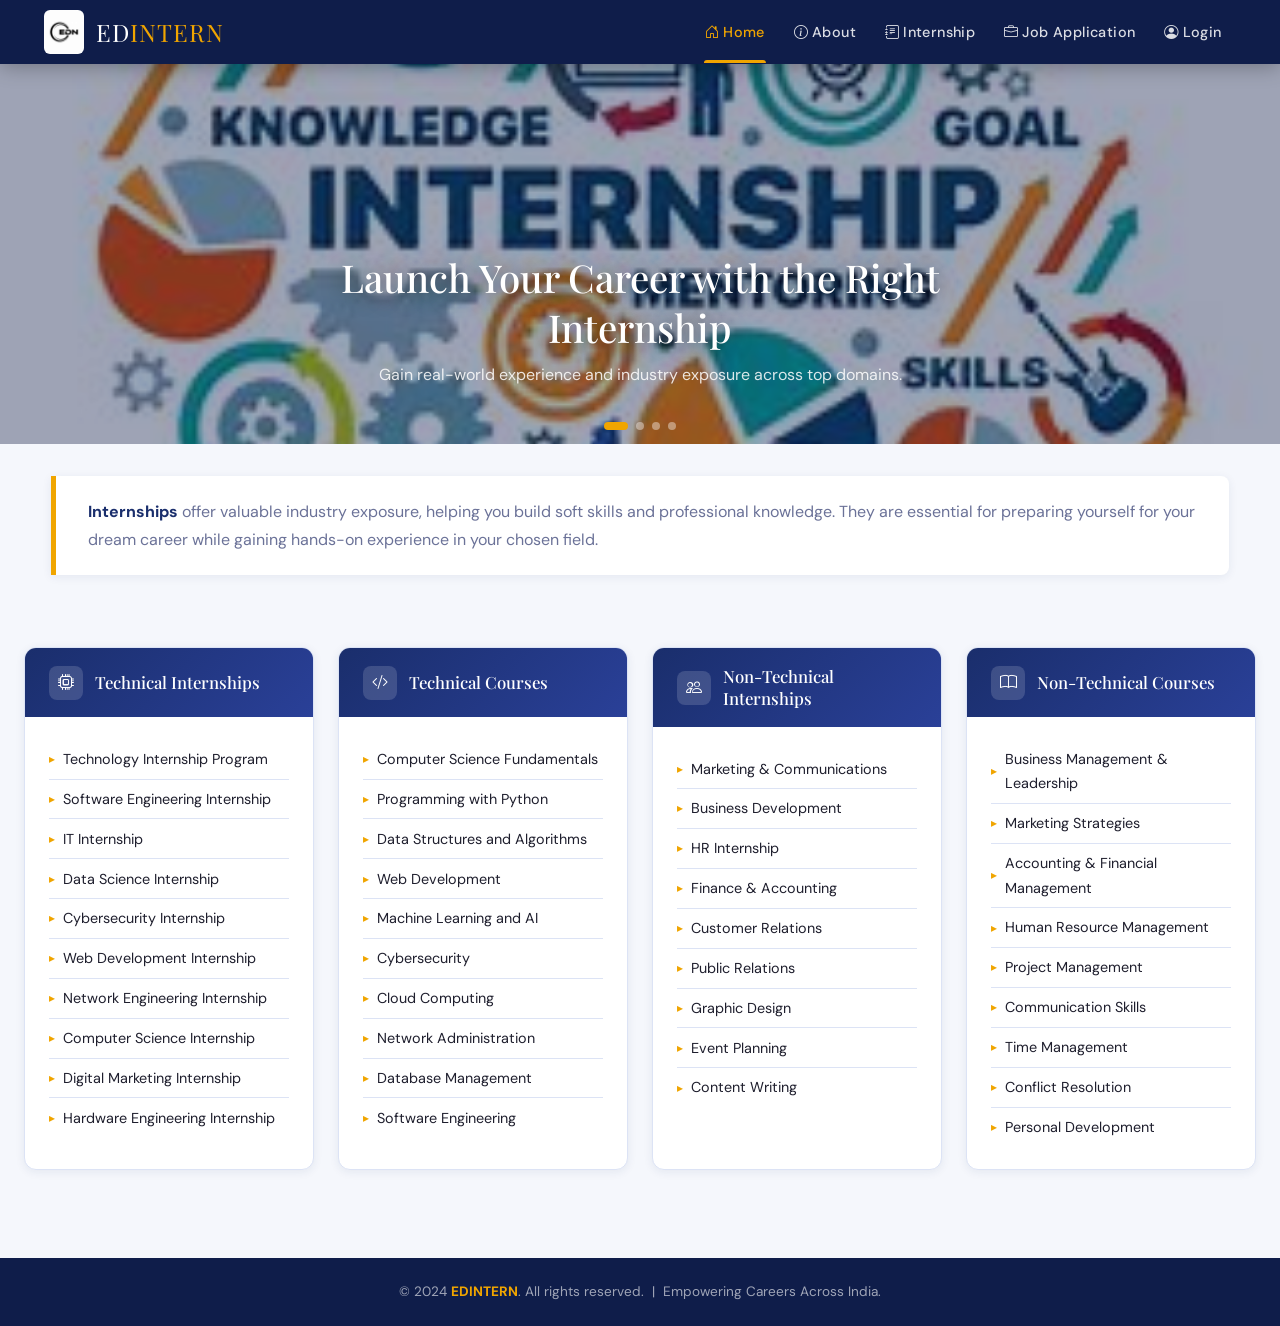
<file: index.html>
<!DOCTYPE html>
<html lang="en">
<head>
  <meta charset="UTF-8">
  <meta name="viewport" content="width=device-width, initial-scale=1.0">
  <title>EDINTERN – Home</title>

  <!-- Bootstrap 5 -->
  <link rel="stylesheet" href="https://cdn.jsdelivr.net/npm/bootstrap@5.3.2/dist/css/bootstrap.min.css">
  <!-- Bootstrap Icons -->
  <link rel="stylesheet" href="https://cdn.jsdelivr.net/npm/bootstrap-icons@1.11.3/font/bootstrap-icons.min.css">
  <!-- Google Fonts -->
  <link rel="preconnect" href="https://fonts.googleapis.com">
  <link href="https://fonts.googleapis.com/css2?family=Playfair+Display:wght@600;700&family=DM+Sans:wght@300;400;500;600&display=swap" rel="stylesheet">
  <!-- Custom CSS -->
  <link rel="stylesheet" href="style.css">
</head>
<body>

  <!-- ── Navbar ── -->
  <nav class="ed-navbar navbar navbar-expand-lg">
    <div class="container-fluid">
      <a class="navbar-brand ed-navbar-brand" href="index.html">
        <img src="image/logo1.jpeg" alt="EDINTERN Logo" class="brand-logo">
        <span class="brand-name">ED<span>INTERN</span></span>
      </a>
      <button class="navbar-toggler" type="button" data-bs-toggle="collapse" data-bs-target="#mainNav">
        <span class="navbar-toggler-icon"></span>
      </button>
      <div class="collapse navbar-collapse justify-content-end" id="mainNav">
        <ul class="navbar-nav">
          <li class="nav-item"><a class="nav-link" href="index.html"><i class="bi bi-house-door me-1"></i>Home</a></li>
          <li class="nav-item"><a class="nav-link" href="about.html"><i class="bi bi-info-circle me-1"></i>About</a></li>
          <li class="nav-item"><a class="nav-link" href="internshipapp.html"><i class="bi bi-journal-text me-1"></i>Internship</a></li>
          <li class="nav-item"><a class="nav-link" href="job_application.html"><i class="bi bi-briefcase me-1"></i>Job Application</a></li>
          <li class="nav-item"><a class="nav-link" href="login.html"><i class="bi bi-person-circle me-1"></i>Login</a></li>
        </ul>
      </div>
    </div>
  </nav>

  <!-- ── Hero Slider ── -->
  <div class="ed-slider">
    <div class="ed-slide">
      <img src="image/img1.jpeg" alt="Internship 1">
      <div class="ed-slide-caption">
        <h2>Launch Your Career with the Right Internship</h2>
        <p>Gain real-world experience and industry exposure across top domains.</p>
      </div>
    </div>
    <div class="ed-slide">
      <img src="image/img2.jpeg" alt="Internship 2">
      <div class="ed-slide-caption">
        <h2>Technical & Non-Technical Opportunities</h2>
        <p>From Software Engineering to Business Development — we have it all.</p>
      </div>
    </div>
    <div class="ed-slide">
      <img src="image/img3.jpeg" alt="Internship 3">
      <div class="ed-slide-caption">
        <h2>Build Skills. Build Future.</h2>
        <p>Structured courses and mentorship to prepare you for your dream role.</p>
      </div>
    </div>
    <div class="ed-slide">
      <img src="image/img4.jpeg" alt="Internship 4">
      <div class="ed-slide-caption">
        <h2>Trusted by Students Across India</h2>
        <p>Join thousands of interns who have kickstarted their careers with EDINTERN.</p>
      </div>
    </div>
    <div class="ed-slider-dots"></div>
  </div>

  <!-- ── Intro ── -->
  <div class="ed-intro">
    <strong>Internships</strong> offer valuable industry exposure, helping you build soft skills and professional knowledge. They are essential for preparing yourself for your dream career while gaining hands-on experience in your chosen field.
  </div>

  <!-- ── Program Cards ── -->
  <div class="container-fluid px-4 section-gap">
    <div class="row g-4">

      <!-- Technical Internships -->
      <div class="col-md-6 col-xl-3">
        <div class="ed-card h-100">
          <div class="ed-card-header">
            <div class="card-icon"><i class="bi bi-cpu"></i></div>
            <h3>Technical Internships</h3>
          </div>
          <div class="ed-card-body">
            <ul>
              <li>Technology Internship Program</li>
              <li>Software Engineering Internship</li>
              <li>IT Internship</li>
              <li>Data Science Internship</li>
              <li>Cybersecurity Internship</li>
              <li>Web Development Internship</li>
              <li>Network Engineering Internship</li>
              <li>Computer Science Internship</li>
              <li>Digital Marketing Internship</li>
              <li>Hardware Engineering Internship</li>
            </ul>
          </div>
        </div>
      </div>

      <!-- Technical Courses -->
      <div class="col-md-6 col-xl-3">
        <div class="ed-card h-100">
          <div class="ed-card-header">
            <div class="card-icon"><i class="bi bi-code-slash"></i></div>
            <h3>Technical Courses</h3>
          </div>
          <div class="ed-card-body">
            <ul>
              <li>Computer Science Fundamentals</li>
              <li>Programming with Python</li>
              <li>Data Structures and Algorithms</li>
              <li>Web Development</li>
              <li>Machine Learning and AI</li>
              <li>Cybersecurity</li>
              <li>Cloud Computing</li>
              <li>Network Administration</li>
              <li>Database Management</li>
              <li>Software Engineering</li>
            </ul>
          </div>
        </div>
      </div>

      <!-- Non-Technical Internships -->
      <div class="col-md-6 col-xl-3">
        <div class="ed-card h-100">
          <div class="ed-card-header">
            <div class="card-icon"><i class="bi bi-people"></i></div>
            <h3>Non-Technical Internships</h3>
          </div>
          <div class="ed-card-body">
            <ul>
              <li>Marketing & Communications</li>
              <li>Business Development</li>
              <li>HR Internship</li>
              <li>Finance & Accounting</li>
              <li>Customer Relations</li>
              <li>Public Relations</li>
              <li>Graphic Design</li>
              <li>Event Planning</li>
              <li>Content Writing</li>
            </ul>
          </div>
        </div>
      </div>

      <!-- Non-Technical Courses -->
      <div class="col-md-6 col-xl-3">
        <div class="ed-card h-100">
          <div class="ed-card-header">
            <div class="card-icon"><i class="bi bi-book"></i></div>
            <h3>Non-Technical Courses</h3>
          </div>
          <div class="ed-card-body">
            <ul>
              <li>Business Management &amp; Leadership</li>
              <li>Marketing Strategies</li>
              <li>Accounting &amp; Financial Management</li>
              <li>Human Resource Management</li>
              <li>Project Management</li>
              <li>Communication Skills</li>
              <li>Time Management</li>
              <li>Conflict Resolution</li>
              <li>Personal Development</li>
            </ul>
          </div>
        </div>
      </div>

    </div>
  </div>

  <!-- ── Footer ── -->
  <footer class="ed-footer">
    &copy; 2024 <strong>EDINTERN</strong>. All rights reserved. &nbsp;|&nbsp; Empowering Careers Across India.
  </footer>

  <!-- Bootstrap JS -->
  <script src="https://cdn.jsdelivr.net/npm/bootstrap@5.3.2/dist/js/bootstrap.bundle.min.js"></script>
  <script src="main.js"></script>
</body>
</html>
</file>
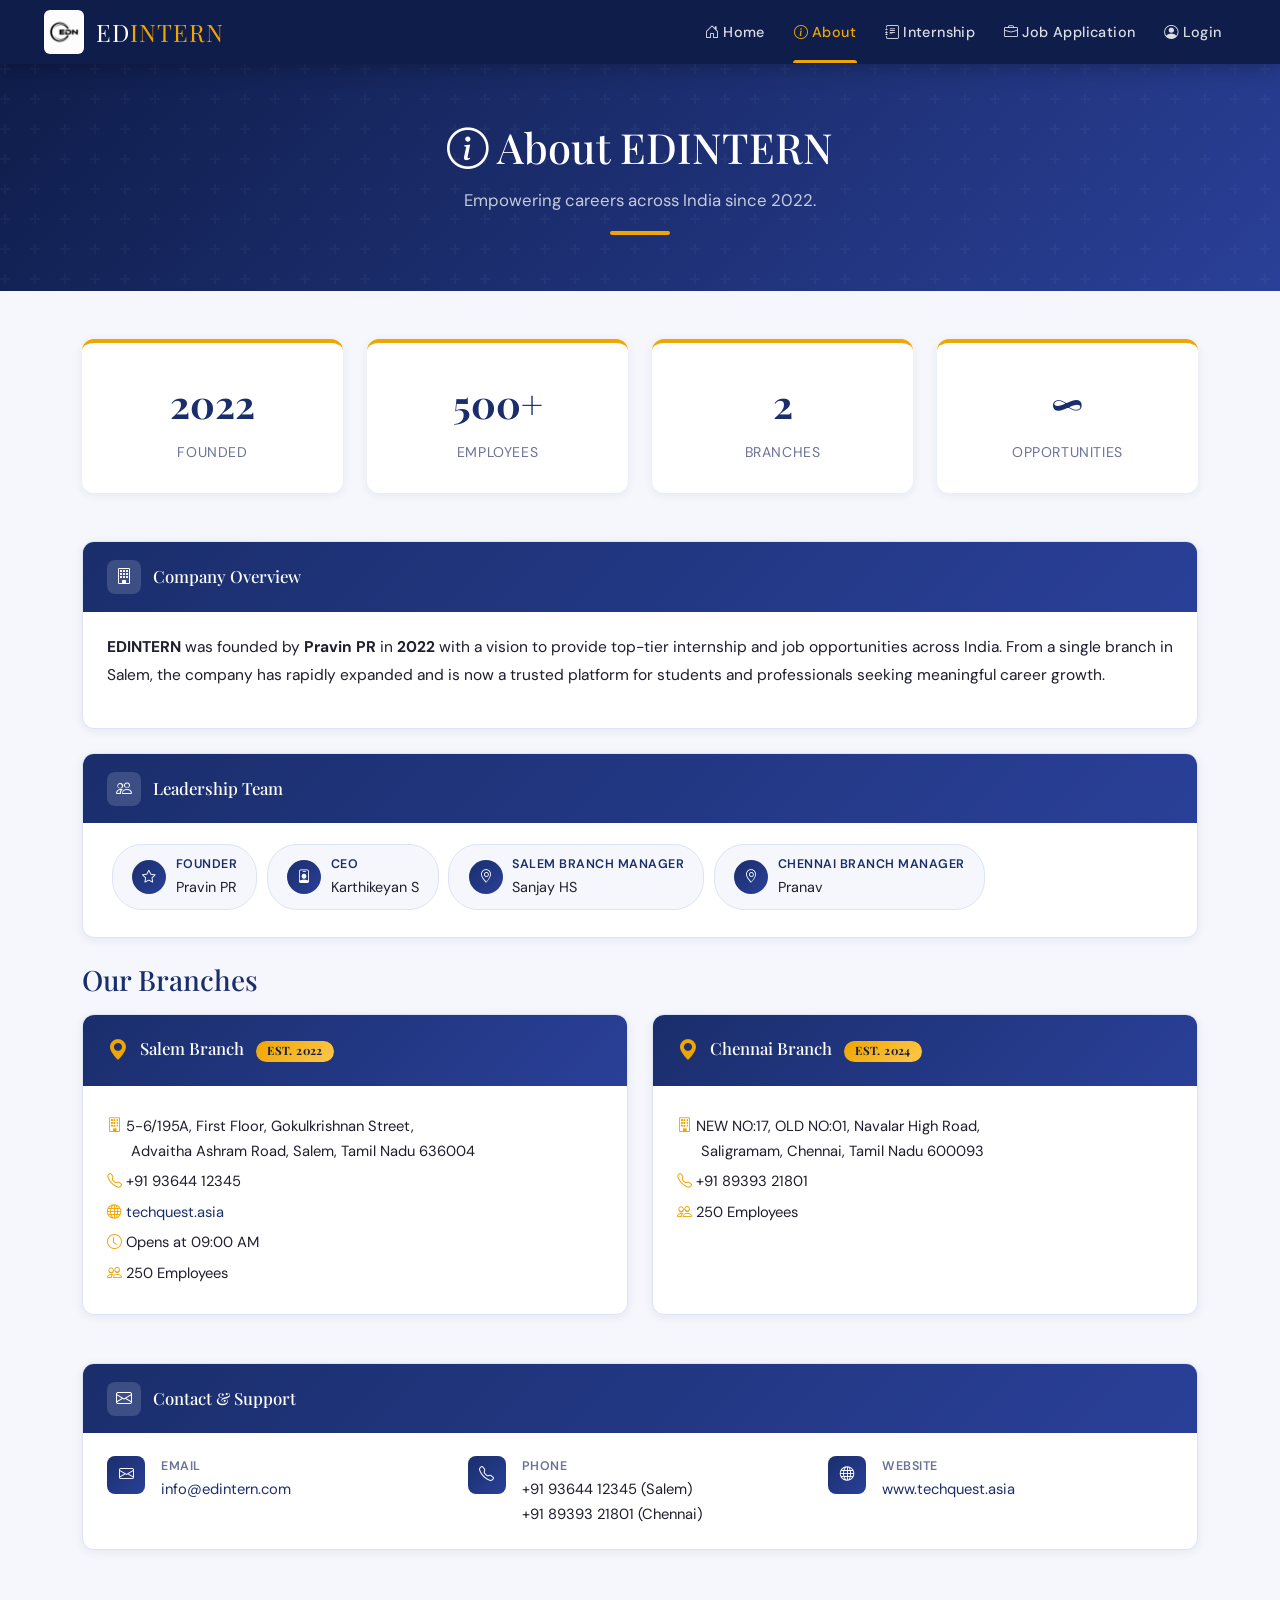
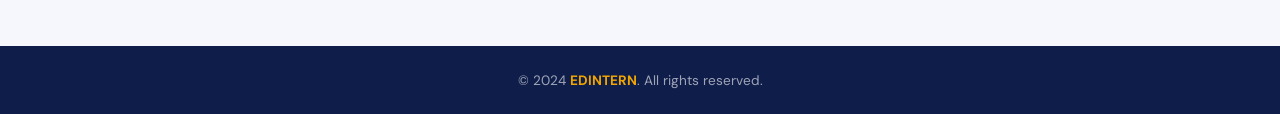
<file: about.html>
<!DOCTYPE html>
<html lang="en">
<head>
  <meta charset="UTF-8">
  <meta name="viewport" content="width=device-width, initial-scale=1.0">
  <title>About – EDINTERN</title>
  <link rel="stylesheet" href="https://cdn.jsdelivr.net/npm/bootstrap@5.3.2/dist/css/bootstrap.min.css">
  <link rel="stylesheet" href="https://cdn.jsdelivr.net/npm/bootstrap-icons@1.11.3/font/bootstrap-icons.min.css">
  <link rel="preconnect" href="https://fonts.googleapis.com">
  <link href="https://fonts.googleapis.com/css2?family=Playfair+Display:wght@600;700&family=DM+Sans:wght@300;400;500;600&display=swap" rel="stylesheet">
  <link rel="stylesheet" href="style.css">

  <style>
    .stat-card {
      text-align: center;
      padding: 1.8rem 1.2rem;
      background: var(--white);
      border-radius: var(--radius);
      box-shadow: var(--shadow-sm);
      border-top: 4px solid var(--gold);
      transition: transform var(--transition), box-shadow var(--transition);
    }
    .stat-card:hover { transform: translateY(-4px); box-shadow: var(--shadow-md); }
    .stat-card .stat-num {
      font-family: 'Playfair Display', serif;
      font-size: 2.4rem;
      color: var(--navy);
      font-weight: 700;
    }
    .stat-card .stat-label {
      font-size: .88rem;
      color: var(--muted);
      text-transform: uppercase;
      letter-spacing: .6px;
      margin-top: .25rem;
    }
    .branch-card {
      background: var(--white);
      border-radius: var(--radius);
      box-shadow: var(--shadow-sm);
      overflow: hidden;
      border: 1px solid var(--border);
      transition: transform var(--transition), box-shadow var(--transition);
    }
    .branch-card:hover { transform: translateY(-3px); box-shadow: var(--shadow-md); }
    .branch-card .branch-head {
      background: linear-gradient(135deg, var(--navy) 0%, var(--navy-light) 100%);
      padding: 1.1rem 1.5rem;
      color: var(--white);
      display: flex;
      align-items: center;
      gap: .75rem;
    }
    .branch-card .branch-head h4 { color: var(--white); margin: 0; font-size: 1.05rem; }
    .branch-card .branch-body { padding: 1.4rem 1.5rem; }
    .branch-card .branch-body p { margin: .35rem 0; font-size: .92rem; color: var(--text); }
    .branch-card .branch-body i { color: var(--gold); width: 20px; }
    .team-pill {
      display: inline-flex;
      align-items: center;
      gap: .6rem;
      background: var(--off-white);
      border: 1px solid var(--border);
      border-radius: 30px;
      padding: .55rem 1.2rem;
      margin: .3rem;
      font-size: .9rem;
    }
    .team-pill .role { font-weight: 600; color: var(--navy); font-size: .78rem; text-transform: uppercase; letter-spacing: .5px; }
    .team-pill .name { color: var(--text); }
    .team-pill .avatar {
      width: 34px; height: 34px;
      background: linear-gradient(135deg, var(--navy), var(--navy-light));
      border-radius: 50%;
      display: flex; align-items: center; justify-content: center;
      color: var(--white);
      font-size: .85rem;
    }
  </style>
</head>
<body>

  <!-- ── Navbar ── -->
  <nav class="ed-navbar navbar navbar-expand-lg">
    <div class="container-fluid">
      <a class="navbar-brand" href="index.html">
        <img src="logo1.jpeg" alt="EDINTERN Logo" class="brand-logo">
        <span class="brand-name">ED<span>INTERN</span></span>
      </a>
      <button class="navbar-toggler" type="button" data-bs-toggle="collapse" data-bs-target="#mainNav">
        <span class="navbar-toggler-icon"></span>
      </button>
      <div class="collapse navbar-collapse justify-content-end" id="mainNav">
        <ul class="navbar-nav">
          <li class="nav-item"><a class="nav-link" href="index.html"><i class="bi bi-house-door me-1"></i>Home</a></li>
          <li class="nav-item"><a class="nav-link" href="about.html"><i class="bi bi-info-circle me-1"></i>About</a></li>
          <li class="nav-item"><a class="nav-link" href="internshipapp.html"><i class="bi bi-journal-text me-1"></i>Internship</a></li>
          <li class="nav-item"><a class="nav-link" href="job_application.html"><i class="bi bi-briefcase me-1"></i>Job Application</a></li>
          <li class="nav-item"><a class="nav-link" href="login.html"><i class="bi bi-person-circle me-1"></i>Login</a></li>
        </ul>
      </div>
    </div>
  </nav>

  <!-- ── Hero ── -->
  <div class="ed-hero">
    <h2><i class="bi bi-info-circle me-2"></i>About EDINTERN</h2>
    <p>Empowering careers across India since 2022.</p>
    <div class="gold-bar"></div>
  </div>

  <div class="container py-5">

    <!-- Stats -->
    <div class="row g-4 mb-5">
      <div class="col-6 col-md-3">
        <div class="stat-card">
          <div class="stat-num">2022</div>
          <div class="stat-label">Founded</div>
        </div>
      </div>
      <div class="col-6 col-md-3">
        <div class="stat-card">
          <div class="stat-num">500+</div>
          <div class="stat-label">Employees</div>
        </div>
      </div>
      <div class="col-6 col-md-3">
        <div class="stat-card">
          <div class="stat-num">2</div>
          <div class="stat-label">Branches</div>
        </div>
      </div>
      <div class="col-6 col-md-3">
        <div class="stat-card">
          <div class="stat-num">∞</div>
          <div class="stat-label">Opportunities</div>
        </div>
      </div>
    </div>

    <!-- Overview -->
    <div class="ed-card mb-4">
      <div class="ed-card-header">
        <div class="card-icon"><i class="bi bi-building"></i></div>
        <h3>Company Overview</h3>
      </div>
      <div class="ed-card-body">
        <p style="font-size:.97rem; color:var(--text); line-height:1.8;">
          <strong>EDINTERN</strong> was founded by <strong>Pravin PR</strong> in <strong>2022</strong> with a vision to provide top-tier internship and job opportunities across India. From a single branch in Salem, the company has rapidly expanded and is now a trusted platform for students and professionals seeking meaningful career growth.
        </p>
      </div>
    </div>

    <!-- Leadership -->
    <div class="ed-card mb-4">
      <div class="ed-card-header">
        <div class="card-icon"><i class="bi bi-people"></i></div>
        <h3>Leadership Team</h3>
      </div>
      <div class="ed-card-body" style="padding-top:1rem;">
        <div class="d-flex flex-wrap justify-content-start">
          <div class="team-pill">
            <div class="avatar"><i class="bi bi-star"></i></div>
            <div>
              <div class="role">Founder</div>
              <div class="name">Pravin PR</div>
            </div>
          </div>
          <div class="team-pill">
            <div class="avatar"><i class="bi bi-person-badge"></i></div>
            <div>
              <div class="role">CEO</div>
              <div class="name">Karthikeyan S</div>
            </div>
          </div>
          <div class="team-pill">
            <div class="avatar"><i class="bi bi-geo-alt"></i></div>
            <div>
              <div class="role">Salem Branch Manager</div>
              <div class="name">Sanjay HS</div>
            </div>
          </div>
          <div class="team-pill">
            <div class="avatar"><i class="bi bi-geo-alt"></i></div>
            <div>
              <div class="role">Chennai Branch Manager</div>
              <div class="name">Pranav</div>
            </div>
          </div>
        </div>
      </div>
    </div>

    <!-- Branches -->
    <h3 class="mb-3" style="color:var(--navy);">Our Branches</h3>
    <div class="row g-4 mb-5">
      <div class="col-md-6">
        <div class="branch-card h-100">
          <div class="branch-head">
            <i class="bi bi-geo-alt-fill" style="font-size:1.3rem; color:var(--gold);"></i>
            <h4>Salem Branch <span class="ed-badge ms-2">Est. 2022</span></h4>
          </div>
          <div class="branch-body">
            <p><i class="bi bi-building"></i> 5-6/195A, First Floor, Gokulkrishnan Street,<br>&nbsp;&nbsp;&nbsp;&nbsp;&nbsp;&nbsp;Advaitha Ashram Road, Salem, Tamil Nadu 636004</p>
            <p><i class="bi bi-telephone"></i> +91 93644 12345</p>
            <p><i class="bi bi-globe"></i> <a href="https://techquest.asia" target="_blank">techquest.asia</a></p>
            <p><i class="bi bi-clock"></i> Opens at 09:00 AM</p>
            <p><i class="bi bi-people"></i> 250 Employees</p>
          </div>
        </div>
      </div>
      <div class="col-md-6">
        <div class="branch-card h-100">
          <div class="branch-head">
            <i class="bi bi-geo-alt-fill" style="font-size:1.3rem; color:var(--gold);"></i>
            <h4>Chennai Branch <span class="ed-badge ms-2">Est. 2024</span></h4>
          </div>
          <div class="branch-body">
            <p><i class="bi bi-building"></i> NEW NO:17, OLD NO:01, Navalar High Road,<br>&nbsp;&nbsp;&nbsp;&nbsp;&nbsp;&nbsp;Saligramam, Chennai, Tamil Nadu 600093</p>
            <p><i class="bi bi-telephone"></i> +91 89393 21801</p>
            <p><i class="bi bi-people"></i> 250 Employees</p>
          </div>
        </div>
      </div>
    </div>

    <!-- Contact -->
    <div class="ed-card">
      <div class="ed-card-header">
        <div class="card-icon"><i class="bi bi-envelope"></i></div>
        <h3>Contact &amp; Support</h3>
      </div>
      <div class="ed-card-body">
        <div class="row g-3">
          <div class="col-md-4">
            <div class="d-flex align-items-start gap-3">
              <div style="width:38px;height:38px;background:linear-gradient(135deg,var(--navy),var(--navy-light));border-radius:8px;display:flex;align-items:center;justify-content:center;flex-shrink:0;">
                <i class="bi bi-envelope text-white"></i>
              </div>
              <div>
                <div style="font-size:.78rem;color:var(--muted);text-transform:uppercase;letter-spacing:.5px;font-weight:600;">Email</div>
                <a href="mailto:info@edintern.com" style="font-size:.92rem;">info@edintern.com</a>
              </div>
            </div>
          </div>
          <div class="col-md-4">
            <div class="d-flex align-items-start gap-3">
              <div style="width:38px;height:38px;background:linear-gradient(135deg,var(--navy),var(--navy-light));border-radius:8px;display:flex;align-items:center;justify-content:center;flex-shrink:0;">
                <i class="bi bi-telephone text-white"></i>
              </div>
              <div>
                <div style="font-size:.78rem;color:var(--muted);text-transform:uppercase;letter-spacing:.5px;font-weight:600;">Phone</div>
                <div style="font-size:.92rem;">+91 93644 12345 (Salem)</div>
                <div style="font-size:.92rem;">+91 89393 21801 (Chennai)</div>
              </div>
            </div>
          </div>
          <div class="col-md-4">
            <div class="d-flex align-items-start gap-3">
              <div style="width:38px;height:38px;background:linear-gradient(135deg,var(--navy),var(--navy-light));border-radius:8px;display:flex;align-items:center;justify-content:center;flex-shrink:0;">
                <i class="bi bi-globe text-white"></i>
              </div>
              <div>
                <div style="font-size:.78rem;color:var(--muted);text-transform:uppercase;letter-spacing:.5px;font-weight:600;">Website</div>
                <a href="https://techquest.asia" target="_blank" style="font-size:.92rem;">www.techquest.asia</a>
              </div>
            </div>
          </div>
        </div>
      </div>
    </div>

  </div>

  <footer class="ed-footer">
    &copy; 2024 <strong>EDINTERN</strong>. All rights reserved.
  </footer>

  <script src="https://cdn.jsdelivr.net/npm/bootstrap@5.3.2/dist/js/bootstrap.bundle.min.js"></script>
  <script src="main.js"></script>
</body>
</html>
</file>
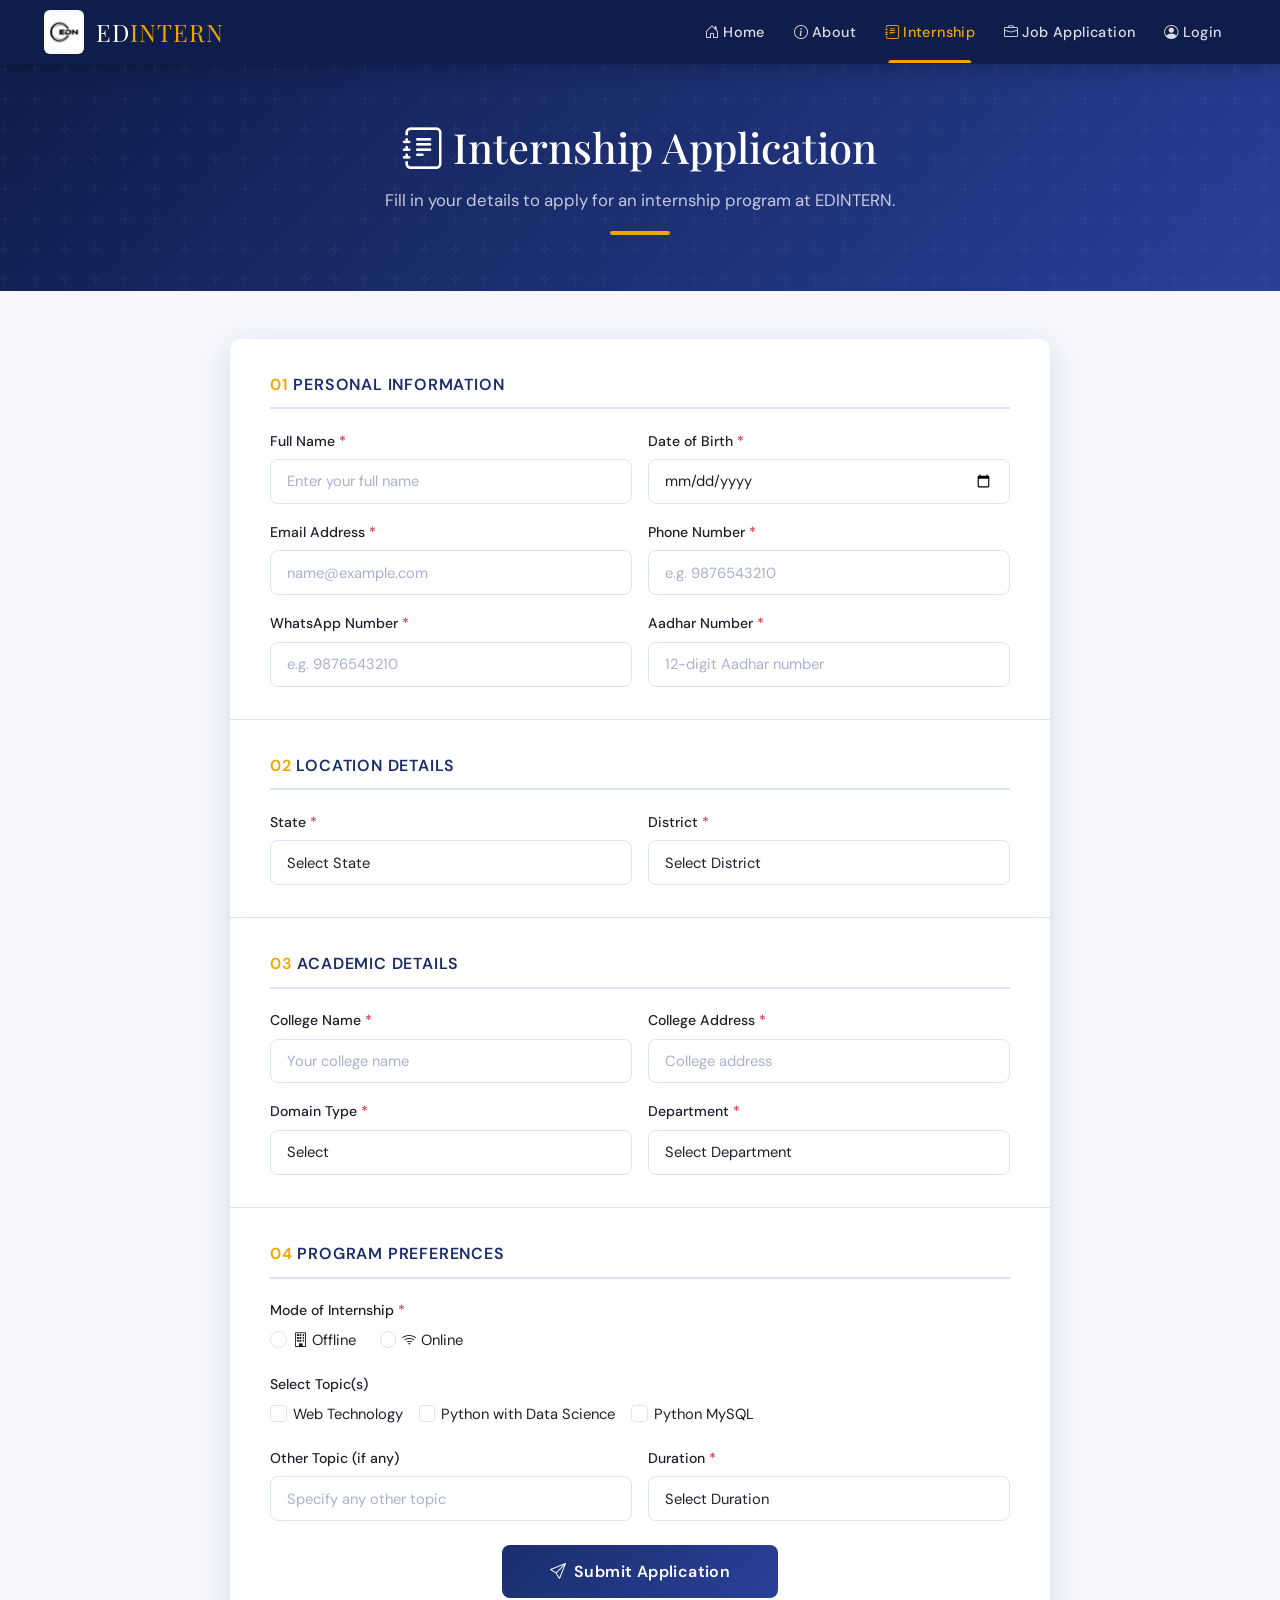
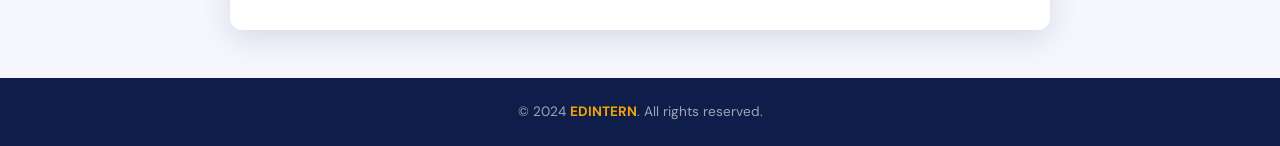
<file: internshipapp.html>
<!DOCTYPE html>
<html lang="en">
<head>
  <meta charset="UTF-8">
  <meta name="viewport" content="width=device-width, initial-scale=1.0">
  <title>EDINTERN – Internship Application</title>
  <link rel="stylesheet" href="https://cdn.jsdelivr.net/npm/bootstrap@5.3.2/dist/css/bootstrap.min.css">
  <link rel="stylesheet" href="https://cdn.jsdelivr.net/npm/bootstrap-icons@1.11.3/font/bootstrap-icons.min.css">
  <link rel="preconnect" href="https://fonts.googleapis.com">
  <link href="https://fonts.googleapis.com/css2?family=Playfair+Display:wght@600;700&family=DM+Sans:wght@300;400;500;600&display=swap" rel="stylesheet">
  <link rel="stylesheet" href="style.css">
</head>
<body>

  <!-- ── Navbar ── -->
  <nav class="ed-navbar navbar navbar-expand-lg">
    <div class="container-fluid">
      <a class="navbar-brand" href="index.html">
        <img src="logo1.jpeg" alt="EDINTERN Logo" class="brand-logo">
        <span class="brand-name">ED<span>INTERN</span></span>
      </a>
      <button class="navbar-toggler" type="button" data-bs-toggle="collapse" data-bs-target="#mainNav">
        <span class="navbar-toggler-icon"></span>
      </button>
      <div class="collapse navbar-collapse justify-content-end" id="mainNav">
        <ul class="navbar-nav">
          <li class="nav-item"><a class="nav-link" href="index.html"><i class="bi bi-house-door me-1"></i>Home</a></li>
          <li class="nav-item"><a class="nav-link" href="about.html"><i class="bi bi-info-circle me-1"></i>About</a></li>
          <li class="nav-item"><a class="nav-link" href="internshipapp.html"><i class="bi bi-journal-text me-1"></i>Internship</a></li>
          <li class="nav-item"><a class="nav-link" href="job_application.html"><i class="bi bi-briefcase me-1"></i>Job Application</a></li>
          <li class="nav-item"><a class="nav-link" href="login.html"><i class="bi bi-person-circle me-1"></i>Login</a></li>
        </ul>
      </div>
    </div>
  </nav>

  <!-- ── Hero ── -->
  <div class="ed-hero">
    <h2><i class="bi bi-journal-text me-2"></i>Internship Application</h2>
    <p>Fill in your details to apply for an internship program at EDINTERN.</p>
    <div class="gold-bar"></div>
  </div>

  <!-- ── Form ── -->
  <div class="ed-form-wrap mx-auto" style="max-width:820px; margin-bottom:3rem;">
    <form id="internForm" novalidate>

      <!-- Section 1: Personal Info -->
      <div class="ed-form-section">
        <div class="ed-form-section-title"><span>01</span> Personal Information</div>
        <div class="row g-3">
          <div class="col-md-6">
            <label class="form-label">Full Name <span class="text-danger">*</span></label>
            <input type="text" class="form-control" name="name" placeholder="Enter your full name" required>
            <div class="invalid-feedback">Please enter your name.</div>
          </div>
          <div class="col-md-6">
            <label class="form-label">Date of Birth <span class="text-danger">*</span></label>
            <input type="date" class="form-control" name="dob" required>
            <div class="invalid-feedback">Please select your date of birth.</div>
          </div>
          <div class="col-md-6">
            <label class="form-label">Email Address <span class="text-danger">*</span></label>
            <input type="email" class="form-control" name="email" placeholder="name@example.com" required>
            <div class="invalid-feedback">Please enter a valid email.</div>
          </div>
          <div class="col-md-6">
            <label class="form-label">Phone Number <span class="text-danger">*</span></label>
            <input type="tel" class="form-control" name="phone" placeholder="e.g. 9876543210" pattern="[0-9]{10}" required>
            <div class="invalid-feedback">Enter a valid 10-digit phone number.</div>
          </div>
          <div class="col-md-6">
            <label class="form-label">WhatsApp Number <span class="text-danger">*</span></label>
            <input type="tel" class="form-control" name="whatsapp" placeholder="e.g. 9876543210" required>
            <div class="invalid-feedback">Required.</div>
          </div>
          <div class="col-md-6">
            <label class="form-label">Aadhar Number <span class="text-danger">*</span></label>
            <input type="text" class="form-control" name="aadhar" placeholder="12-digit Aadhar number" maxlength="12" required>
            <div class="invalid-feedback">Required.</div>
          </div>
        </div>
      </div>

      <div class="divider mx-0" style="margin:0;"></div>

      <!-- Section 2: Location -->
      <div class="ed-form-section">
        <div class="ed-form-section-title"><span>02</span> Location Details</div>
        <div class="row g-3">
          <div class="col-md-6">
            <label class="form-label">State <span class="text-danger">*</span></label>
            <select class="form-select" name="state" required>
              <option value="" hidden>Select State</option>
              <option value="ta">Tamil Nadu</option>
              <option value="ka">Karnataka</option>
              <option value="as">Assam</option>
              <option value="ke">Kerala</option>
            </select>
            <div class="invalid-feedback">Please select a state.</div>
          </div>
          <div class="col-md-6">
            <label class="form-label">District <span class="text-danger">*</span></label>
            <select class="form-select" name="district" required>
              <option value="" hidden>Select District</option>
              <option value="salem">Salem</option>
              <option value="coimbatore">Coimbatore</option>
              <option value="karur">Karur</option>
              <option value="namakkal">Namakkal</option>
              <option value="erode">Erode</option>
            </select>
            <div class="invalid-feedback">Please select a district.</div>
          </div>
        </div>
      </div>

      <div class="divider mx-0" style="margin:0;"></div>

      <!-- Section 3: Academic -->
      <div class="ed-form-section">
        <div class="ed-form-section-title"><span>03</span> Academic Details</div>
        <div class="row g-3">
          <div class="col-md-6">
            <label class="form-label">College Name <span class="text-danger">*</span></label>
            <input type="text" class="form-control" name="college" placeholder="Your college name" required>
            <div class="invalid-feedback">Required.</div>
          </div>
          <div class="col-md-6">
            <label class="form-label">College Address <span class="text-danger">*</span></label>
            <input type="text" class="form-control" name="collegeAddress" placeholder="College address" required>
            <div class="invalid-feedback">Required.</div>
          </div>
          <div class="col-md-6">
            <label class="form-label">Domain Type <span class="text-danger">*</span></label>
            <select class="form-select" name="domainType" required>
              <option value="" hidden>Select</option>
              <option value="cs">College Student</option>
              <option value="ot">Other</option>
            </select>
            <div class="invalid-feedback">Required.</div>
          </div>
          <div class="col-md-6">
            <label class="form-label">Department <span class="text-danger">*</span></label>
            <select class="form-select" name="department" required>
              <option value="" hidden>Select Department</option>
              <option value="cse">Computer Science and Engineering</option>
              <option value="ece">Electronics and Communication Engineering</option>
              <option value="eee">Electrical and Electronics Engineering</option>
              <option value="ot">Other</option>
            </select>
            <div class="invalid-feedback">Required.</div>
          </div>
        </div>
      </div>

      <div class="divider mx-0" style="margin:0;"></div>

      <!-- Section 4: Program -->
      <div class="ed-form-section">
        <div class="ed-form-section-title"><span>04</span> Program Preferences</div>
        <div class="row g-3">
          <div class="col-12">
            <label class="form-label">Mode of Internship <span class="text-danger">*</span></label>
            <div class="d-flex gap-4">
              <div class="form-check">
                <input class="form-check-input" type="radio" name="mode" id="offline" value="offline" required>
                <label class="form-check-label" for="offline"><i class="bi bi-building me-1"></i>Offline</label>
              </div>
              <div class="form-check">
                <input class="form-check-input" type="radio" name="mode" id="online" value="online">
                <label class="form-check-label" for="online"><i class="bi bi-wifi me-1"></i>Online</label>
              </div>
            </div>
          </div>

          <div class="col-12">
            <label class="form-label">Select Topic(s)</label>
            <div class="d-flex flex-wrap gap-3">
              <div class="form-check">
                <input class="form-check-input" type="checkbox" name="topic" id="wt" value="Web Technology">
                <label class="form-check-label" for="wt">Web Technology</label>
              </div>
              <div class="form-check">
                <input class="form-check-input" type="checkbox" name="topic" id="pds" value="Python with Data Science">
                <label class="form-check-label" for="pds">Python with Data Science</label>
              </div>
              <div class="form-check">
                <input class="form-check-input" type="checkbox" name="topic" id="pm" value="Python MySQL">
                <label class="form-check-label" for="pm">Python MySQL</label>
              </div>
            </div>
          </div>

          <div class="col-md-6">
            <label class="form-label">Other Topic (if any)</label>
            <input type="text" class="form-control" name="otherTopic" placeholder="Specify any other topic">
          </div>

          <div class="col-md-6">
            <label class="form-label">Duration <span class="text-danger">*</span></label>
            <select class="form-select" name="duration" required>
              <option value="" hidden>Select Duration</option>
              <option value="2w">2 Weeks</option>
              <option value="4w">4 Weeks</option>
              <option value="6w">6 Weeks</option>
            </select>
            <div class="invalid-feedback">Please select a duration.</div>
          </div>
        </div>

        <div class="mt-4 text-center">
          <button type="submit" class="btn-ed-primary px-5">
            <i class="bi bi-send me-2"></i>Submit Application
          </button>
        </div>
      </div>

    </form>
  </div>

  <footer class="ed-footer">
    &copy; 2024 <strong>EDINTERN</strong>. All rights reserved.
  </footer>

  <script src="https://cdn.jsdelivr.net/npm/bootstrap@5.3.2/dist/js/bootstrap.bundle.min.js"></script>
  <script src="main.js"></script>
</body>
</html>
</file>
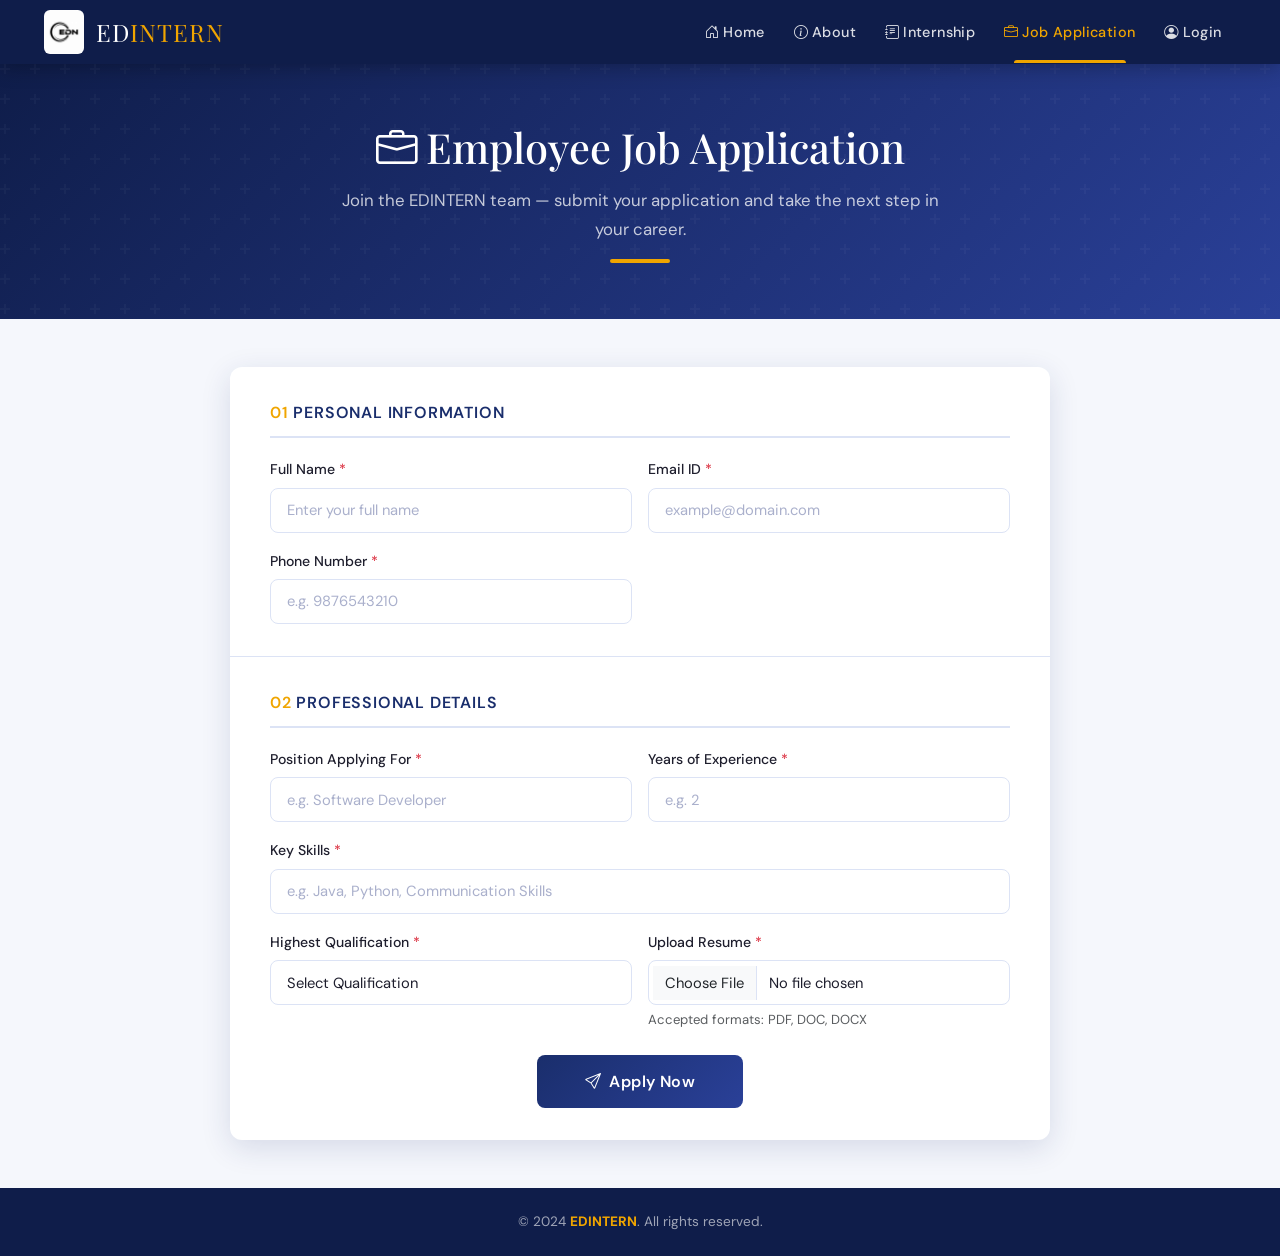
<file: job_application.html>
<!DOCTYPE html>
<html lang="en">
<head>
  <meta charset="UTF-8">
  <meta name="viewport" content="width=device-width, initial-scale=1.0">
  <title>EDINTERN – Job Application</title>
  <link rel="stylesheet" href="https://cdn.jsdelivr.net/npm/bootstrap@5.3.2/dist/css/bootstrap.min.css">
  <link rel="stylesheet" href="https://cdn.jsdelivr.net/npm/bootstrap-icons@1.11.3/font/bootstrap-icons.min.css">
  <link rel="preconnect" href="https://fonts.googleapis.com">
  <link href="https://fonts.googleapis.com/css2?family=Playfair+Display:wght@600;700&family=DM+Sans:wght@300;400;500;600&display=swap" rel="stylesheet">
  <link rel="stylesheet" href="style.css">
</head>
<body>

  <!-- ── Navbar ── -->
  <nav class="ed-navbar navbar navbar-expand-lg">
    <div class="container-fluid">
      <a class="navbar-brand" href="index.html">
        <img src="logo1.jpeg" alt="EDINTERN Logo" class="brand-logo">
        <span class="brand-name">ED<span>INTERN</span></span>
      </a>
      <button class="navbar-toggler" type="button" data-bs-toggle="collapse" data-bs-target="#mainNav">
        <span class="navbar-toggler-icon"></span>
      </button>
      <div class="collapse navbar-collapse justify-content-end" id="mainNav">
        <ul class="navbar-nav">
          <li class="nav-item"><a class="nav-link" href="index.html"><i class="bi bi-house-door me-1"></i>Home</a></li>
          <li class="nav-item"><a class="nav-link" href="about.html"><i class="bi bi-info-circle me-1"></i>About</a></li>
          <li class="nav-item"><a class="nav-link" href="internshipapp.html"><i class="bi bi-journal-text me-1"></i>Internship</a></li>
          <li class="nav-item"><a class="nav-link" href="job_application.html"><i class="bi bi-briefcase me-1"></i>Job Application</a></li>
          <li class="nav-item"><a class="nav-link" href="login.html"><i class="bi bi-person-circle me-1"></i>Login</a></li>
        </ul>
      </div>
    </div>
  </nav>

  <!-- ── Hero ── -->
  <div class="ed-hero">
    <h2><i class="bi bi-briefcase me-2"></i>Employee Job Application</h2>
    <p>Join the EDINTERN team — submit your application and take the next step in your career.</p>
    <div class="gold-bar"></div>
  </div>

  <!-- ── Form ── -->
  <div class="ed-form-wrap mx-auto" style="max-width:820px; margin-bottom:3rem;">
    <form id="jobForm" novalidate>

      <!-- Section 1 -->
      <div class="ed-form-section">
        <div class="ed-form-section-title"><span>01</span> Personal Information</div>
        <div class="row g-3">
          <div class="col-md-6">
            <label class="form-label">Full Name <span class="text-danger">*</span></label>
            <input type="text" class="form-control" name="fullname" placeholder="Enter your full name" required>
            <div class="invalid-feedback">Required.</div>
          </div>
          <div class="col-md-6">
            <label class="form-label">Email ID <span class="text-danger">*</span></label>
            <input type="email" class="form-control" name="email" placeholder="example@domain.com" required>
            <div class="invalid-feedback">Enter a valid email.</div>
          </div>
          <div class="col-md-6">
            <label class="form-label">Phone Number <span class="text-danger">*</span></label>
            <input type="tel" class="form-control" name="phone" placeholder="e.g. 9876543210" required>
            <div class="invalid-feedback">Required.</div>
          </div>
        </div>
      </div>

      <div class="divider mx-0" style="margin:0;"></div>

      <!-- Section 2 -->
      <div class="ed-form-section">
        <div class="ed-form-section-title"><span>02</span> Professional Details</div>
        <div class="row g-3">
          <div class="col-md-6">
            <label class="form-label">Position Applying For <span class="text-danger">*</span></label>
            <input type="text" class="form-control" name="position" placeholder="e.g. Software Developer" required>
            <div class="invalid-feedback">Required.</div>
          </div>
          <div class="col-md-6">
            <label class="form-label">Years of Experience <span class="text-danger">*</span></label>
            <input type="number" class="form-control" name="experience" placeholder="e.g. 2" min="0" max="50" required>
            <div class="invalid-feedback">Required.</div>
          </div>
          <div class="col-12">
            <label class="form-label">Key Skills <span class="text-danger">*</span></label>
            <input type="text" class="form-control" name="skills" placeholder="e.g. Java, Python, Communication Skills" required>
            <div class="invalid-feedback">Required.</div>
          </div>
          <div class="col-md-6">
            <label class="form-label">Highest Qualification <span class="text-danger">*</span></label>
            <select class="form-select" name="qualification" required>
              <option value="" hidden>Select Qualification</option>
              <option value="ug">UG Degree</option>
              <option value="pg">PG Degree</option>
              <option value="diploma">Diploma</option>
              <option value="other">Other</option>
            </select>
            <div class="invalid-feedback">Required.</div>
          </div>
          <div class="col-md-6">
            <label class="form-label">Upload Resume <span class="text-danger">*</span></label>
            <input type="file" class="form-control" name="resume" accept=".pdf,.doc,.docx" required>
            <div class="form-text text-muted">Accepted formats: PDF, DOC, DOCX</div>
            <div class="invalid-feedback">Please upload your resume.</div>
          </div>
        </div>

        <div class="mt-4 text-center">
          <button type="submit" class="btn-ed-primary px-5">
            <i class="bi bi-send me-2"></i>Apply Now
          </button>
        </div>
      </div>

    </form>
  </div>

  <footer class="ed-footer">
    &copy; 2024 <strong>EDINTERN</strong>. All rights reserved.
  </footer>

  <script src="https://cdn.jsdelivr.net/npm/bootstrap@5.3.2/dist/js/bootstrap.bundle.min.js"></script>
  <script src="main.js"></script>
</body>
</html>
</file>
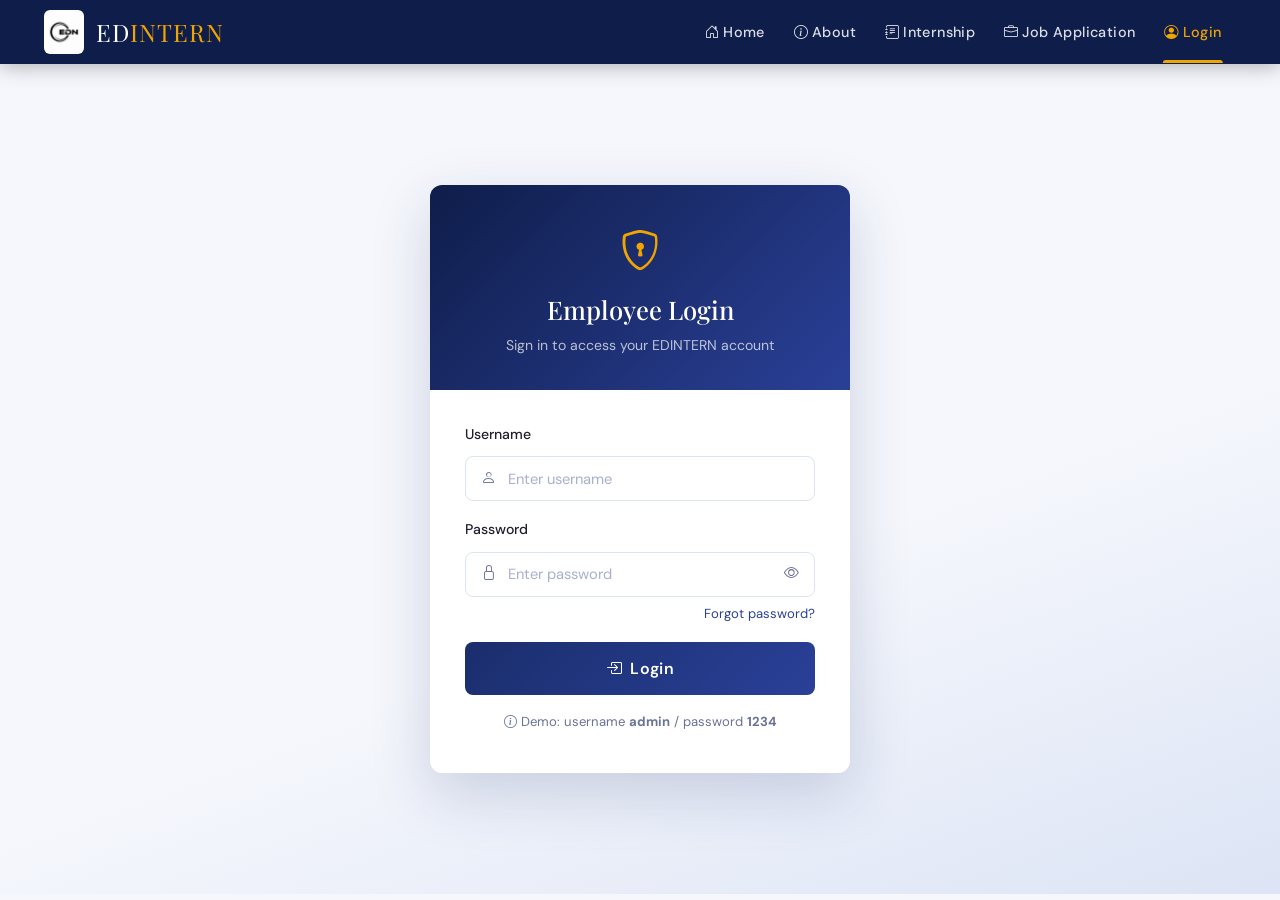
<file: login.html>
<!DOCTYPE html>
<html lang="en">
<head>
  <meta charset="UTF-8">
  <meta name="viewport" content="width=device-width, initial-scale=1.0">
  <title>EDINTERN – Login</title>
  <link rel="stylesheet" href="https://cdn.jsdelivr.net/npm/bootstrap@5.3.2/dist/css/bootstrap.min.css">
  <link rel="stylesheet" href="https://cdn.jsdelivr.net/npm/bootstrap-icons@1.11.3/font/bootstrap-icons.min.css">
  <link rel="preconnect" href="https://fonts.googleapis.com">
  <link href="https://fonts.googleapis.com/css2?family=Playfair+Display:wght@600;700&family=DM+Sans:wght@300;400;500;600&display=swap" rel="stylesheet">
  <link rel="stylesheet" href="style.css">
</head>
<body>

  <!-- ── Navbar ── -->
  <nav class="ed-navbar navbar navbar-expand-lg">
    <div class="container-fluid">
      <a class="navbar-brand" href="index.html">
        <img src="logo1.jpeg" alt="EDINTERN Logo" class="brand-logo">
        <span class="brand-name">ED<span>INTERN</span></span>
      </a>
      <button class="navbar-toggler" type="button" data-bs-toggle="collapse" data-bs-target="#mainNav">
        <span class="navbar-toggler-icon"></span>
      </button>
      <div class="collapse navbar-collapse justify-content-end" id="mainNav">
        <ul class="navbar-nav">
          <li class="nav-item"><a class="nav-link" href="index.html"><i class="bi bi-house-door me-1"></i>Home</a></li>
          <li class="nav-item"><a class="nav-link" href="about.html"><i class="bi bi-info-circle me-1"></i>About</a></li>
          <li class="nav-item"><a class="nav-link" href="internshipapp.html"><i class="bi bi-journal-text me-1"></i>Internship</a></li>
          <li class="nav-item"><a class="nav-link" href="job_application.html"><i class="bi bi-briefcase me-1"></i>Job Application</a></li>
          <li class="nav-item"><a class="nav-link" href="login.html"><i class="bi bi-person-circle me-1"></i>Login</a></li>
        </ul>
      </div>
    </div>
  </nav>

  <!-- ── Login Card ── -->
  <div class="ed-login-wrap">
    <div class="ed-login-card">

      <div class="ed-login-top">
        <div>
          <i class="bi bi-shield-lock" style="font-size:2.5rem; color:var(--gold);"></i>
        </div>
        <h2>Employee Login</h2>
        <p>Sign in to access your EDINTERN account</p>
      </div>

      <div class="ed-login-body">
        <form id="loginForm" novalidate>

          <div class="mb-1">
            <label class="form-label fw-500">Username</label>
          </div>
          <div class="ed-input-group mb-3">
            <i class="bi bi-person input-icon"></i>
            <input type="text" class="form-control" id="username" placeholder="Enter username" required>
          </div>

          <div class="mb-1">
            <label class="form-label fw-500">Password</label>
          </div>
          <div class="ed-input-group mb-1" style="position:relative;">
            <i class="bi bi-lock input-icon"></i>
            <input type="password" class="form-control" id="password" placeholder="Enter password" required style="padding-right:3rem;">
            <button type="button" id="togglePwd"
              style="position:absolute;right:1rem;top:50%;transform:translateY(-50%);background:none;border:none;color:var(--muted);cursor:pointer;padding:0;">
              <i class="bi bi-eye" id="eyeIcon"></i>
            </button>
          </div>

          <div class="text-end mb-3">
            <a href="#" style="font-size:.82rem; color:var(--navy-light);">Forgot password?</a>
          </div>

          <button type="submit" class="btn-ed-primary w-100">
            <i class="bi bi-box-arrow-in-right me-2"></i>Login
          </button>

          <p class="text-center mt-3 mb-0" style="font-size:.82rem; color:var(--muted);">
            <i class="bi bi-info-circle me-1"></i>Demo: username <strong>admin</strong> / password <strong>1234</strong>
          </p>
        </form>
      </div>
    </div>
  </div>

  <script src="https://cdn.jsdelivr.net/npm/bootstrap@5.3.2/dist/js/bootstrap.bundle.min.js"></script>
  <script src="main.js"></script>
  <script>
    // Toggle password visibility
    document.getElementById('togglePwd').addEventListener('click', function() {
      const pwd = document.getElementById('password');
      const icon = document.getElementById('eyeIcon');
      if (pwd.type === 'password') {
        pwd.type = 'text';
        icon.className = 'bi bi-eye-slash';
      } else {
        pwd.type = 'password';
        icon.className = 'bi bi-eye';
      }
    });
  </script>
</body>
</html>
</file>
<file: style.css>
/* ===========================
   EDINTERN - Global Stylesheet
   =========================== */

@import url('https://fonts.googleapis.com/css2?family=Playfair+Display:wght@600;700&family=DM+Sans:wght@300;400;500;600&display=swap');

/* ── CSS Variables ── */
:root {
  --navy:       #1a2e6c;
  --navy-dark:  #0f1d4a;
  --navy-light: #2a4098;
  --gold:       #f0a500;
  --gold-light: #ffc84a;
  --white:      #ffffff;
  --off-white:  #f5f7fc;
  --text:       #1e1e2d;
  --muted:      #6b7298;
  --border:     #dce3f5;
  --shadow-sm:  0 2px 10px rgba(26,46,108,.08);
  --shadow-md:  0 8px 30px rgba(26,46,108,.14);
  --shadow-lg:  0 20px 60px rgba(26,46,108,.18);
  --radius:     12px;
  --radius-sm:  8px;
  --transition: .3s cubic-bezier(.4,0,.2,1);
}

/* ── Reset & Base ── */
*, *::before, *::after { box-sizing: border-box; margin: 0; padding: 0; }
html { scroll-behavior: smooth; }

body {
  font-family: 'DM Sans', sans-serif;
  background: var(--off-white);
  color: var(--text);
  font-size: 15px;
  line-height: 1.7;
}

h1, h2, h3, h4, h5, h6 {
  font-family: 'Playfair Display', serif;
  color: var(--navy);
  line-height: 1.3;
}

a { color: var(--navy); text-decoration: none; transition: color var(--transition); }
a:hover { color: var(--gold); }

/* ── Navbar ── */
.ed-navbar {
  background: var(--navy-dark);
  padding: 0 2rem;
  position: sticky;
  top: 0;
  z-index: 1000;
  box-shadow: 0 2px 20px rgba(0,0,0,.3);
}

.ed-navbar .navbar-brand {
  display: flex;
  align-items: center;
  gap: 12px;
  padding: 10px 0;
}

.ed-navbar .brand-logo {
  height: 44px;
  border-radius: 6px;
}

.ed-navbar .brand-name {
  font-family: 'Playfair Display', serif;
  font-size: 1.5rem;
  color: var(--white);
  letter-spacing: 1px;
}

.ed-navbar .brand-name span {
  color: var(--gold);
}

.ed-navbar .navbar-nav .nav-link {
  color: rgba(255,255,255,.85) !important;
  font-weight: 500;
  font-size: .9rem;
  letter-spacing: .4px;
  padding: 1.2rem .9rem !important;
  position: relative;
  transition: color var(--transition);
}

.ed-navbar .navbar-nav .nav-link::after {
  content: '';
  position: absolute;
  bottom: 0;
  left: 50%;
  transform: translateX(-50%);
  width: 0;
  height: 3px;
  background: var(--gold);
  border-radius: 3px 3px 0 0;
  transition: width var(--transition);
}

.ed-navbar .navbar-nav .nav-link:hover,
.ed-navbar .navbar-nav .nav-link.active {
  color: var(--gold) !important;
}

.ed-navbar .navbar-nav .nav-link:hover::after,
.ed-navbar .navbar-nav .nav-link.active::after {
  width: 70%;
}

.ed-navbar .navbar-toggler {
  border: 1px solid rgba(255,255,255,.3);
  padding: 6px 10px;
}

.ed-navbar .navbar-toggler-icon {
  background-image: url("data:image/svg+xml,%3csvg xmlns='http://www.w3.org/2000/svg' viewBox='0 0 30 30'%3e%3cpath stroke='rgba(255,255,255,0.85)' stroke-linecap='round' stroke-miterlimit='10' stroke-width='2' d='M4 7h22M4 15h22M4 23h22'/%3e%3c/svg%3e");
}

/* ── Page Hero Banner ── */
.ed-hero {
  background: linear-gradient(135deg, var(--navy-dark) 0%, var(--navy-light) 100%);
  padding: 3.5rem 2rem;
  text-align: center;
  position: relative;
  overflow: hidden;
}

.ed-hero::before {
  content: '';
  position: absolute;
  inset: 0;
  background: url("data:image/svg+xml,%3Csvg width='60' height='60' viewBox='0 0 60 60' xmlns='http://www.w3.org/2000/svg'%3E%3Cg fill='none' fill-rule='evenodd'%3E%3Cg fill='%23ffffff' fill-opacity='0.03'%3E%3Cpath d='M36 34v-4h-2v4h-4v2h4v4h2v-4h4v-2h-4zm0-30V0h-2v4h-4v2h4v4h2V6h4V4h-4zM6 34v-4H4v4H0v2h4v4h2v-4h4v-2H6zM6 4V0H4v4H0v2h4v4h2V6h4V4H6z'/%3E%3C/g%3E%3C/g%3E%3C/svg%3E");
}

.ed-hero h1, .ed-hero h2 {
  color: var(--white);
  font-size: clamp(1.6rem, 4vw, 2.6rem);
  position: relative;
}

.ed-hero p {
  color: rgba(255,255,255,.75);
  font-size: 1.05rem;
  max-width: 600px;
  margin: .75rem auto 0;
  position: relative;
}

.ed-hero .gold-bar {
  width: 60px;
  height: 4px;
  background: var(--gold);
  border-radius: 2px;
  margin: 1rem auto 0;
  position: relative;
}

/* ── Cards ── */
.ed-card {
  background: var(--white);
  border-radius: var(--radius);
  box-shadow: var(--shadow-sm);
  border: 1px solid var(--border);
  transition: transform var(--transition), box-shadow var(--transition);
  overflow: hidden;
}

.ed-card:hover {
  transform: translateY(-4px);
  box-shadow: var(--shadow-md);
}

.ed-card-header {
  background: linear-gradient(135deg, var(--navy) 0%, var(--navy-light) 100%);
  color: var(--white);
  padding: 1.1rem 1.5rem;
  display: flex;
  align-items: center;
  gap: .75rem;
}

.ed-card-header h3 {
  color: var(--white);
  font-size: 1.05rem;
  margin: 0;
}

.ed-card-header .card-icon {
  width: 34px;
  height: 34px;
  background: rgba(255,255,255,.15);
  border-radius: 8px;
  display: flex;
  align-items: center;
  justify-content: center;
  font-size: 1rem;
  flex-shrink: 0;
}

.ed-card-body {
  padding: 1.4rem 1.5rem;
}

.ed-card-body ul {
  list-style: none;
  padding: 0;
  margin: 0;
}

.ed-card-body ul li {
  padding: .45rem 0;
  border-bottom: 1px solid var(--border);
  font-size: .9rem;
  display: flex;
  align-items: center;
  gap: .5rem;
  color: var(--text);
}

.ed-card-body ul li:last-child { border-bottom: none; }

.ed-card-body ul li::before {
  content: '▸';
  color: var(--gold);
  font-size: .75rem;
  flex-shrink: 0;
}

/* ── Forms ── */
.ed-form-wrap {
  background: var(--white);
  max-width: 820px;
  margin: 3rem auto;
  border-radius: var(--radius);
  box-shadow: var(--shadow-md);
  overflow: hidden;
}

.ed-form-section {
  padding: 2rem 2.5rem;
}

.ed-form-section-title {
  font-size: 1rem;
  font-weight: 600;
  color: var(--navy);
  text-transform: uppercase;
  letter-spacing: .8px;
  margin-bottom: 1.2rem;
  padding-bottom: .6rem;
  border-bottom: 2px solid var(--border);
  font-family: 'DM Sans', sans-serif;
}

.ed-form-section-title span {
  color: var(--gold);
}

.form-label {
  font-weight: 500;
  color: var(--text);
  font-size: .88rem;
  margin-bottom: .35rem;
}

.form-control, .form-select {
  border: 1.5px solid var(--border);
  border-radius: var(--radius-sm);
  padding: .65rem 1rem;
  font-size: .92rem;
  color: var(--text);
  background: var(--white);
  transition: border-color var(--transition), box-shadow var(--transition);
  font-family: 'DM Sans', sans-serif;
}

.form-control:focus, .form-select:focus {
  border-color: var(--navy-light);
  box-shadow: 0 0 0 3px rgba(42,64,152,.12);
  outline: none;
}

.form-control::placeholder { color: #aab0cc; }

/* Radio & Checkbox */
.form-check-input {
  border-color: var(--border);
  width: 1.1em;
  height: 1.1em;
  margin-top: .2em;
}
.form-check-input:checked {
  background-color: var(--navy);
  border-color: var(--navy);
}
.form-check-label { font-size: .92rem; }

/* ── Buttons ── */
.btn-ed-primary {
  background: linear-gradient(135deg, var(--navy) 0%, var(--navy-light) 100%);
  color: var(--white);
  border: none;
  border-radius: var(--radius-sm);
  padding: .8rem 2.5rem;
  font-size: 1rem;
  font-weight: 600;
  letter-spacing: .4px;
  cursor: pointer;
  transition: all var(--transition);
  font-family: 'DM Sans', sans-serif;
  position: relative;
  overflow: hidden;
}

.btn-ed-primary::after {
  content: '';
  position: absolute;
  top: 50%; left: 50%;
  width: 0; height: 0;
  background: rgba(255,255,255,.15);
  border-radius: 50%;
  transform: translate(-50%,-50%);
  transition: width .5s, height .5s, opacity .5s;
  opacity: 0;
}

.btn-ed-primary:hover {
  transform: translateY(-2px);
  box-shadow: 0 8px 25px rgba(26,46,108,.35);
  color: var(--white);
}

.btn-ed-primary:hover::after {
  width: 300px; height: 300px; opacity: 1;
}

/* ── Slider ── */
.ed-slider {
  position: relative;
  background: var(--navy-dark);
  overflow: hidden;
  height: 380px;
}

.ed-slide {
  display: none;
  width: 100%;
  height: 100%;
  position: absolute;
  inset: 0;
}

.ed-slide.active { display: block; animation: fadeSlide .8s ease; }

@keyframes fadeSlide {
  from { opacity: 0; transform: scale(1.04); }
  to   { opacity: 1; transform: scale(1); }
}

.ed-slide img {
  width: 100%;
  height: 100%;
  object-fit: cover;
  opacity: .6;
}

.ed-slide-caption {
  position: absolute;
  bottom: 2.5rem;
  left: 50%;
  transform: translateX(-50%);
  text-align: center;
  color: var(--white);
  width: 90%;
  max-width: 700px;
}

.ed-slide-caption h2 {
  color: var(--white);
  font-size: clamp(1.4rem, 4vw, 2.4rem);
  text-shadow: 0 2px 20px rgba(0,0,0,.5);
}

.ed-slide-caption p {
  font-size: 1rem;
  opacity: .85;
  margin-top: .4rem;
}

.ed-slider-dots {
  position: absolute;
  bottom: .9rem;
  left: 50%;
  transform: translateX(-50%);
  display: flex;
  gap: 8px;
  z-index: 10;
}

.ed-slider-dots .dot {
  width: 8px; height: 8px;
  border-radius: 50%;
  background: rgba(255,255,255,.4);
  cursor: pointer;
  transition: all var(--transition);
}

.ed-slider-dots .dot.active {
  background: var(--gold);
  width: 24px;
  border-radius: 4px;
}

/* ── Intro Strip ── */
.ed-intro {
  background: var(--white);
  border-left: 5px solid var(--gold);
  padding: 1.4rem 2rem;
  margin: 2rem auto;
  max-width: 92%;
  border-radius: 0 var(--radius-sm) var(--radius-sm) 0;
  box-shadow: var(--shadow-sm);
  font-size: 1rem;
  color: var(--muted);
}

.ed-intro strong { color: var(--navy); }

/* ── About page ── */
.info-box {
  background: var(--off-white);
  border-left: 4px solid var(--navy-light);
  border-radius: 0 var(--radius-sm) var(--radius-sm) 0;
  padding: 1.1rem 1.4rem;
  margin-top: .75rem;
  font-size: .92rem;
}

.info-box p { margin: .25rem 0; }
.info-box strong { color: var(--navy); }

/* ── Login ── */
.ed-login-wrap {
  min-height: calc(100vh - 70px);
  display: flex;
  align-items: center;
  justify-content: center;
  padding: 2rem;
  background: linear-gradient(160deg, var(--off-white) 60%, #dce4f5 100%);
}

.ed-login-card {
  background: var(--white);
  border-radius: var(--radius);
  box-shadow: var(--shadow-lg);
  width: 100%;
  max-width: 420px;
  overflow: hidden;
}

.ed-login-top {
  background: linear-gradient(135deg, var(--navy-dark), var(--navy-light));
  padding: 2rem;
  text-align: center;
}

.ed-login-top h2 { color: var(--white); font-size: 1.6rem; margin-top: .5rem; }
.ed-login-top p  { color: rgba(255,255,255,.7); font-size: .88rem; margin: .25rem 0 0; }

.ed-login-body { padding: 2rem 2.2rem 2.5rem; }

.ed-input-group {
  position: relative;
  margin-bottom: 1.2rem;
}

.ed-input-group .input-icon {
  position: absolute;
  left: 1rem;
  top: 50%;
  transform: translateY(-50%);
  color: var(--muted);
  font-size: .95rem;
  pointer-events: none;
}

.ed-input-group .form-control {
  padding-left: 2.6rem;
}

/* ── Footer ── */
.ed-footer {
  background: var(--navy-dark);
  color: rgba(255,255,255,.6);
  text-align: center;
  padding: 1.4rem;
  font-size: .85rem;
  margin-top: 3rem;
}

.ed-footer strong { color: var(--gold); }

/* ── Badges ── */
.ed-badge {
  display: inline-block;
  background: linear-gradient(135deg, var(--gold), var(--gold-light));
  color: var(--navy-dark);
  font-size: .72rem;
  font-weight: 700;
  padding: .2rem .7rem;
  border-radius: 20px;
  letter-spacing: .4px;
  text-transform: uppercase;
}

/* ── Utility ── */
.section-gap { padding: 2.5rem 0; }
.text-gold { color: var(--gold) !important; }
.text-navy { color: var(--navy) !important; }
.bg-navy   { background: var(--navy) !important; }
.divider   { height: 1px; background: var(--border); margin: 1.5rem 0; }

/* ── Responsive ── */
@media (max-width: 768px) {
  .ed-slider { height: 240px; }
  .ed-form-section { padding: 1.5rem; }
  .ed-login-body { padding: 1.5rem; }
}
</file>
